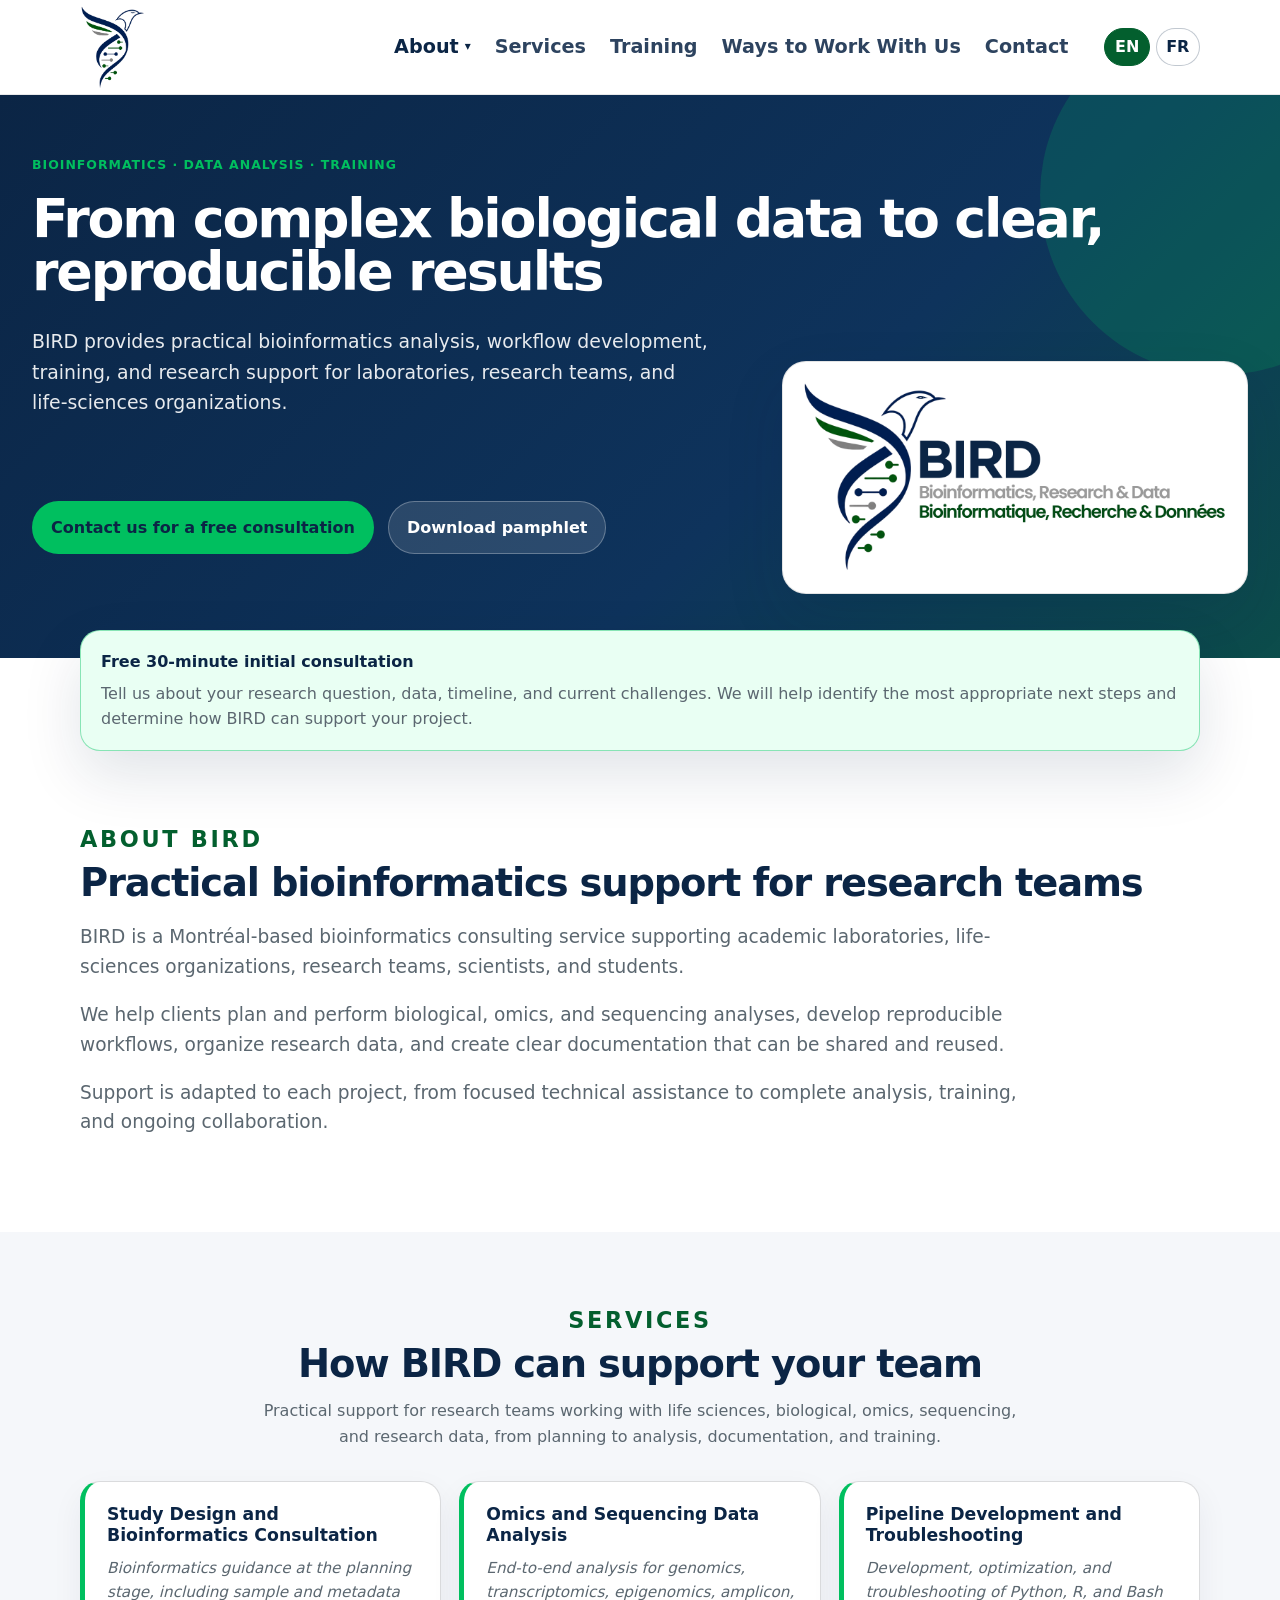
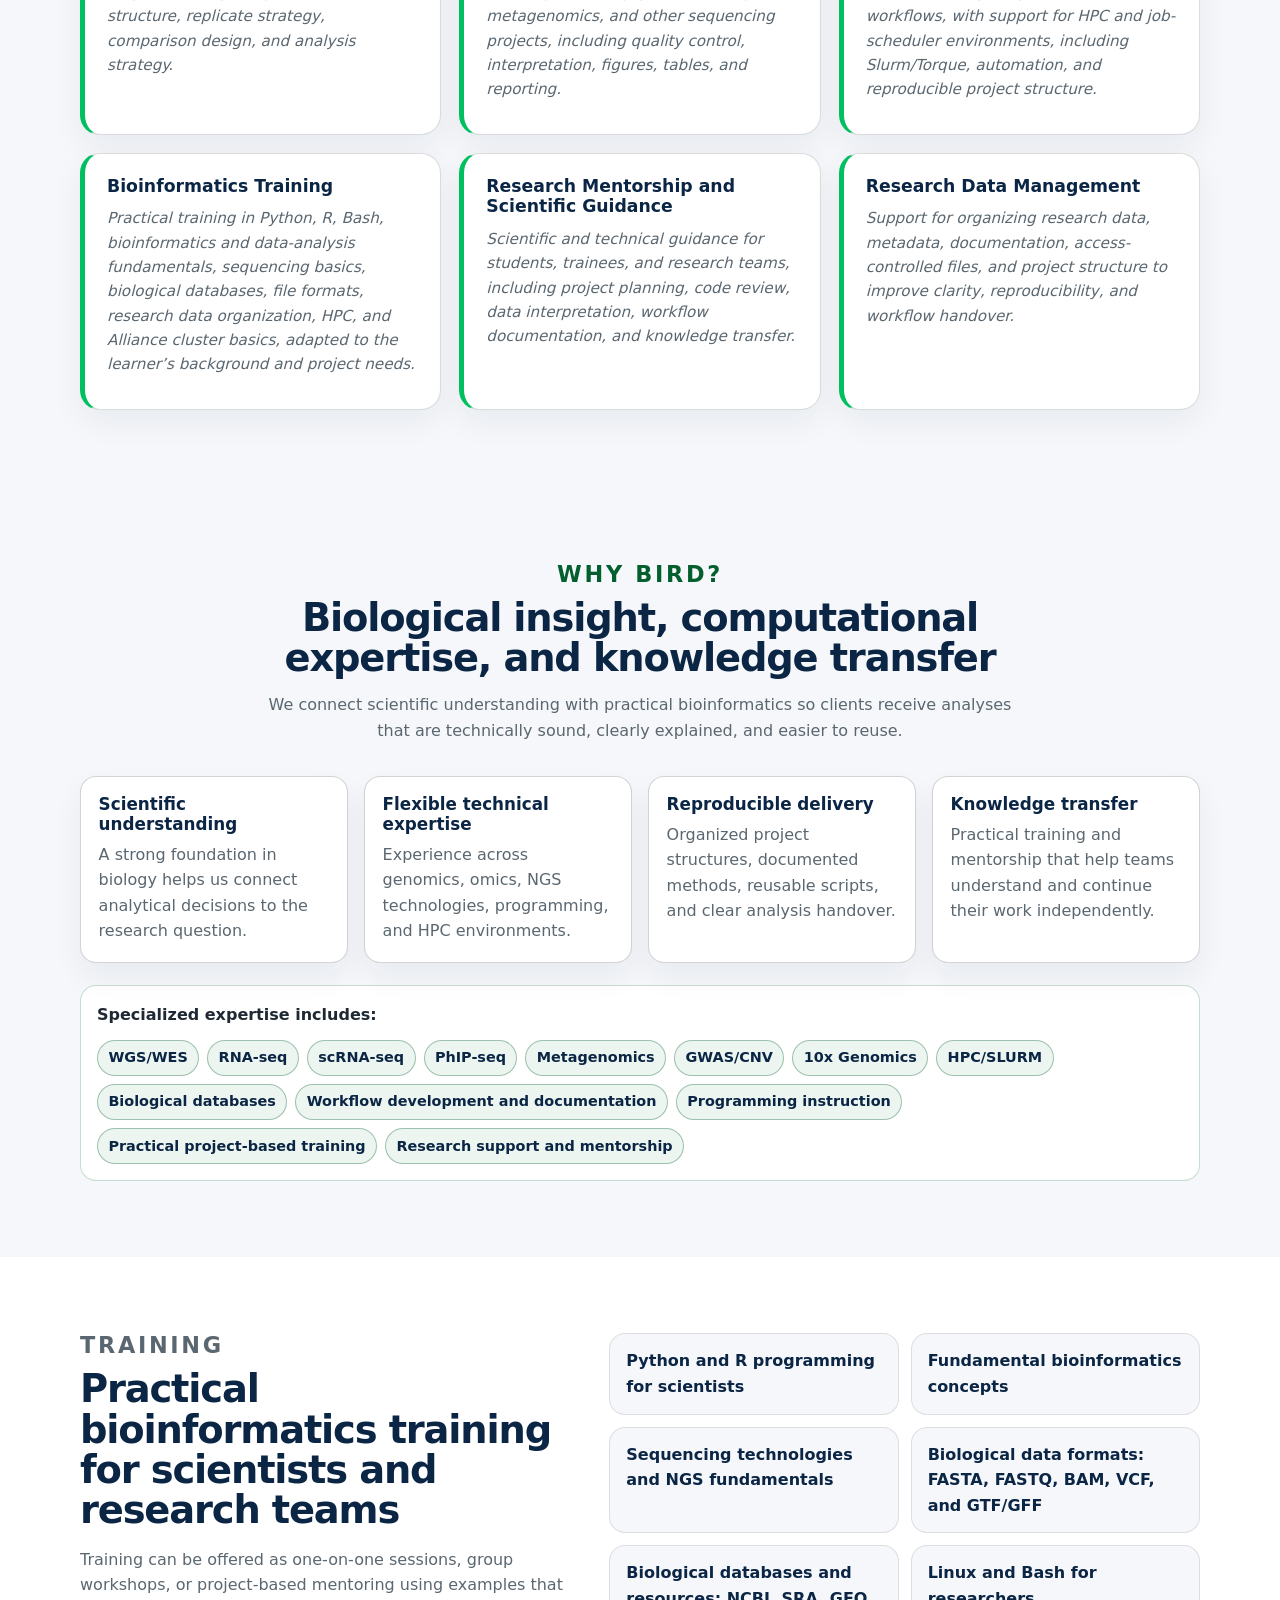
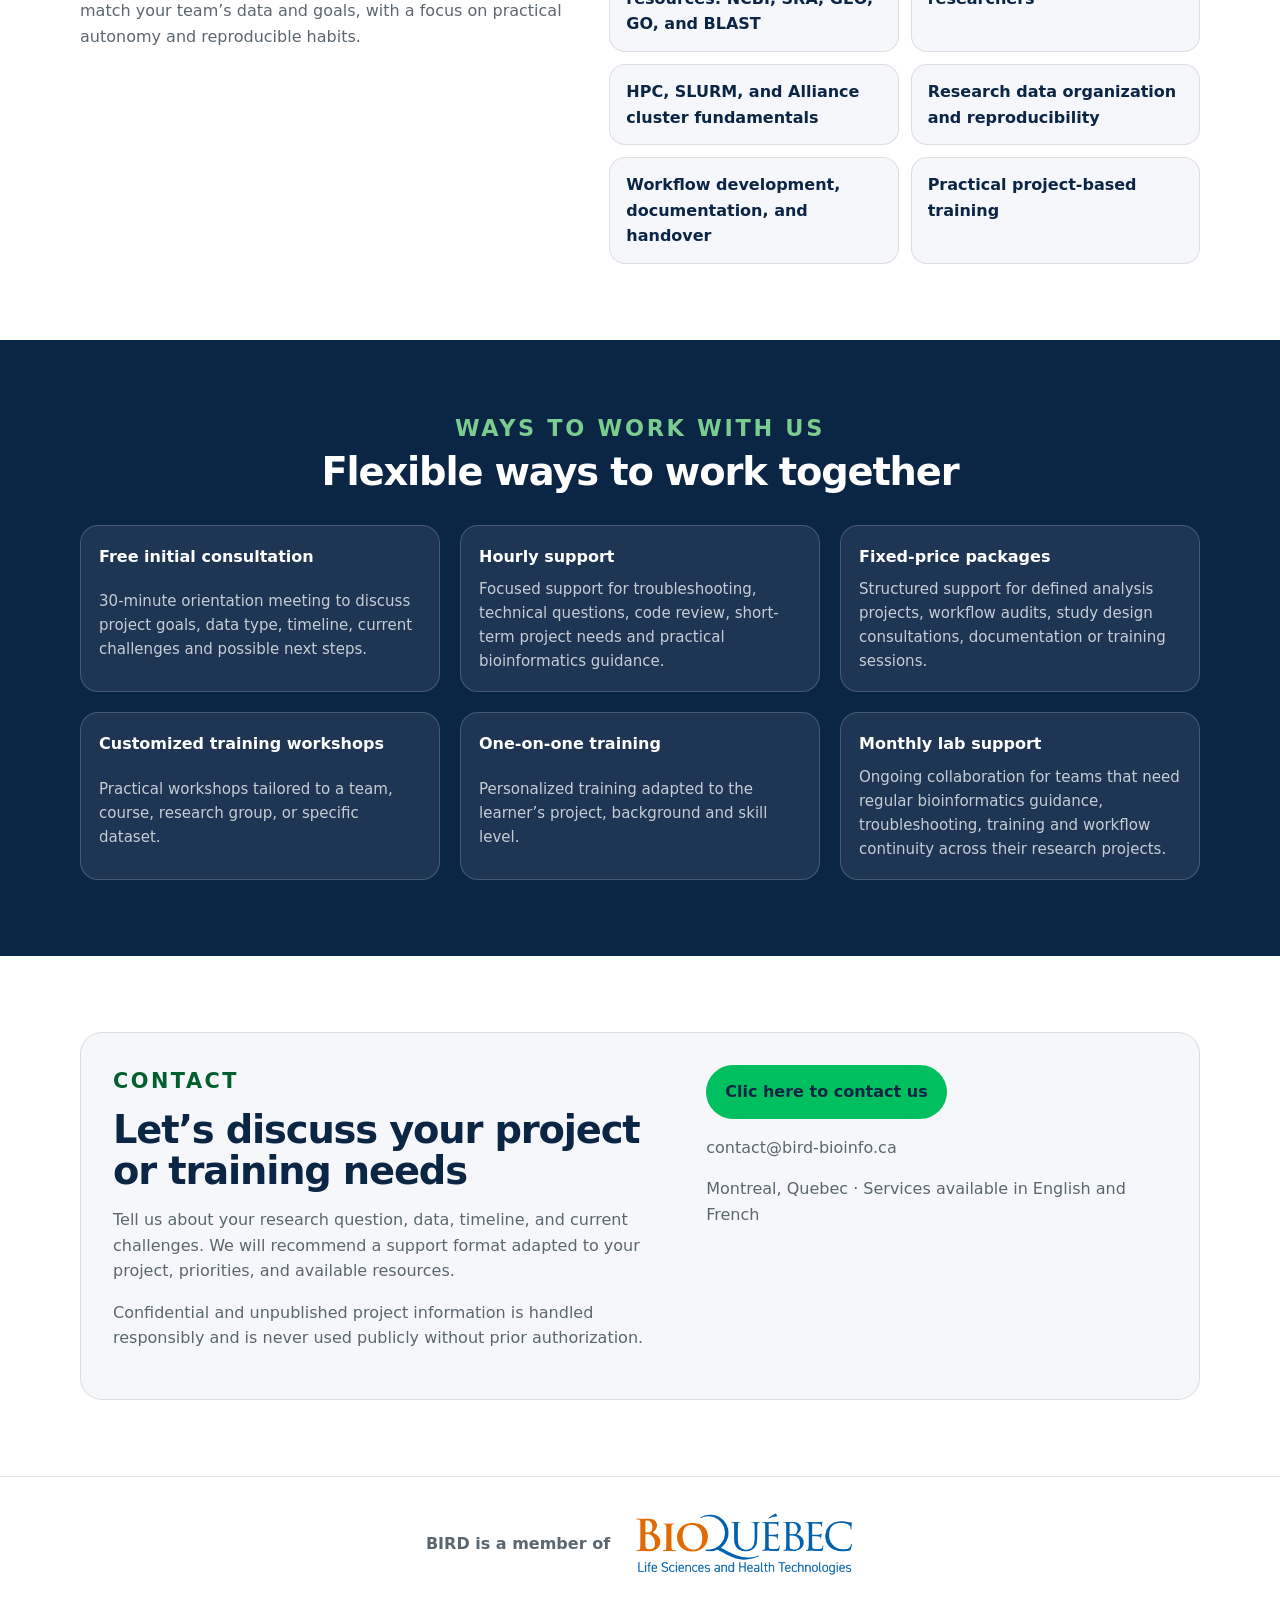
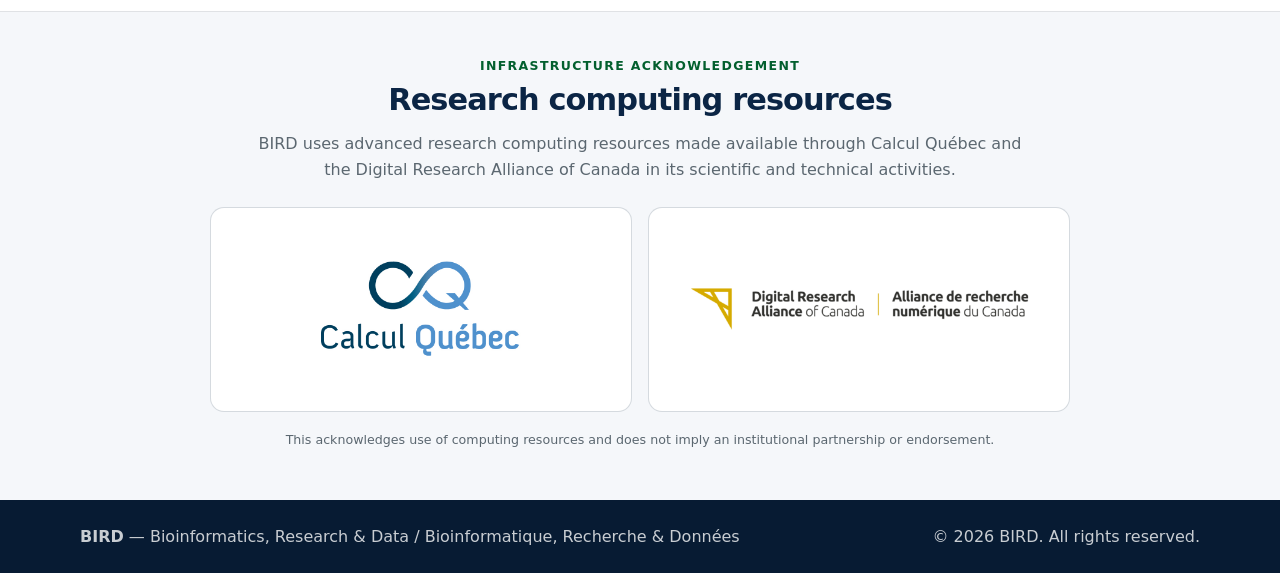
<file: index.html>
<!doctype html>
<html lang="en">
<head>
  <meta charset="utf-8">
  <meta name="viewport" content="width=device-width, initial-scale=1">
  <title>BIRD — Bioinformatics, Research & Data</title>
  <link rel="canonical" href="https://bird-bioinfo.ca/">
  <meta name="description" content="BIRD provides practical bioinformatics analysis, reproducible workflow development, training, knowledge transfer, and research support for laboratories and life-sciences teams.">
  <meta name="theme-color" content="#0B2545">
  <meta property="og:description" content="Bioinformatics support, omics and sequencing analysis, research data management, training, mentorship, and reproducible research workflows.">
  <meta property="og:type" content="website">
  <link rel="icon" href="assets/BIRD_L7_H.png" type="image/png">
  <link rel="stylesheet" href="./styles.css?v=20261027-5">
  <script src="./script.js?v=20260626-2" defer></script>
  
</head>
<body>
  <a class="skip-link" href="#main" data-i18n="skip">Skip to content</a>

  <header class="site-header">
    <nav class="nav container" aria-label="Main navigation">
      <a class="brand" href="#top" aria-label="BIRD home">
        <img src="assets/BIRD_L7_H.png" alt="BIRD" class="brand-logo">
      </a>
      <button class="nav-toggle" aria-expanded="false" aria-controls="nav-menu" data-i18n="menuButton">Menu</button>
      <ul id="nav-menu" class="nav-menu">

<li class="nav-dropdown">
  <button
    class="nav-dropdown-toggle"
    type="button"
    aria-expanded="false"
    aria-controls="about-submenu"
  >
    <span data-i18n="navAbout">About</span>
    <span class="dropdown-arrow" aria-hidden="true">▾</span>
  </button>

  <ul class="nav-submenu" id="about-submenu">
    <li>
      <a href="#about" data-i18n="navAboutOverview">
        About BIRD
      </a>
    </li>

    <li>
      <a href="#who-we-are" data-i18n="navWhoWeAre">
        Who we are
      </a>
    </li>
  </ul>
</li>

        <li><a href="#services" data-i18n="navServices">Services</a></li>
        <li><a href="#training" data-i18n="navTraining">Training</a></li>
        <li><a href="#formats" data-i18n="navFormats">Formats</a></li>
        <li><a href="#contact" data-i18n="navContact">Contact</a></li>
      </ul>
      <div class="language-switcher" aria-label="Language selection">
        <button type="button" data-lang-switch="en" aria-pressed="true">EN</button>
        <button type="button" data-lang-switch="fr" aria-pressed="false">FR</button>
      </div>
    </nav>
  </header>

  <main id="main">
    <section id="top" class="hero">
      <div class="container hero-grid">

        <div class="hero-copy">
          <p class="eyebrow" data-i18n="heroEyebrow">
            Bioinformatics · Data analysis · Training
          </p>

          <h1 data-i18n="heroTitle">
            From complex biological data to clear, reproducible results
          </h1>

          <p class="hero-lead" data-i18n="heroLead">
            BIRD provides practical bioinformatics analysis, workflow development,
            training, and research support for laboratories, research teams,
            and life-sciences organizations.
          </p>

          <div class="hero-actions" aria-label="Primary actions">
            <a
              class="btn btn-primary"
              href="https://docs.google.com/forms/d/e/1FAIpQLSfuAXVFjFJv3H0WsZqo8uDZnhdxnNh46y_9QAaL5hTwHJIWtw/viewform?usp=dialog"
              target="_blank"
              rel="noopener noreferrer"
              data-i18n="heroContactForm"
            >
              Contact us for a free consultation
            </a>

            <a
              class="btn btn-secondary"
              href="assets/BIRD_pamphlet_en.pdf"
              data-i18n="downloadPamphlet"
              data-pamphlet-download
              data-pamphlet-en="assets/BIRD_pamphlet_en.pdf"
              data-pamphlet-fr="assets/BIRD_pamphlet_fr.pdf"
            >
              Download pamphlet
            </a>
          </div>

          <p class="microcopy" data-copy-status hidden></p>
        </div>

        <aside class="hero-brand-panel" aria-label="BIRD identity and service summary">
          <img
            src="assets/BIRD_L7_title_L.png"
            alt="BIRD — Bioinformatics, Research & Data — Bioinformatique, Recherche & Données"
            class="hero-title-logo"
          >

<!-- 
          <div class="hero-summary">
            <h2 data-i18n="heroCardTitle">
              From study design to reproducible analysis
            </h2>
          </div>
 -->
        </aside>

      </div>
    </section>

    <section class="notice container" aria-label="Free consultation notice">
      <strong data-i18n="noticeStrong">Free 30-minute initial consultation</strong>
      <span data-i18n="noticeText">Tell us about your research question, data, timeline, and current challenges. We will help identify the most appropriate next steps and determine how BIRD can support your project.</span>
    </section>


<section id="about" class="section">
  <div class="container">
    <p class="eyebrow section-label-large" data-i18n="aboutLabel">
      About BIRD
    </p>

    <h2 data-i18n="aboutTitle">
      Practical bioinformatics support for research teams
    </h2>

    <p class="wide-text" data-i18n="aboutText">
      BIRD is a Montréal-based bioinformatics consulting service supporting
      academic laboratories, life-sciences organizations, research teams,
      scientists, and students.
    </p>

    <p class="wide-text" data-i18n="aboutText2">
      We help clients plan and perform biological, omics, and sequencing
      analyses, develop reproducible workflows, organize research data,
      and create clear documentation that can be shared and reused.
    </p>

    <p class="wide-text" data-i18n="aboutText3">
      Support is adapted to each project, from focused technical assistance
      to complete analysis, training, and ongoing collaboration.
    </p>
  </div>
</section>


<section
  id="who-we-are"
  class="section who-we-are-section"
  hidden
>
  <div class="container">
    <p class="eyebrow section-label-large" data-i18n="whoWeAreLabel">
      Who we are
    </p>

    <h2 data-i18n="whoWeAreTitle">
      Two bioinformaticians, one shared vision
    </h2>

    <p class="wide-text" data-i18n="whoWeAreText">
      BIRD brings together two bioinformaticians with more than 15 years
      of combined experience in biological research, genomics, programming,
      data analysis, scientific training, and knowledge transfer.
    </p>

    <p class="wide-text" data-i18n="whoWeAreText2">
      Our foundation in biology helps us understand the scientific questions
      behind each project, while our computational experience allows us to
      work across diverse genomic and next-generation sequencing technologies,
      data types, and research environments.
    </p>

    <p class="wide-text" data-i18n="whoWeAreText3">
      We created BIRD because we believe bioinformatics should be rigorous
      without being inaccessible. We work collaboratively, explain our
      decisions clearly, and provide clients with the knowledge and tools
      needed to understand their analyses and continue their work with
      greater confidence and independence.
    </p>
  </div>
</section>

    <section id="services" class="section section-soft">
      <div class="container">
        <div class="section-heading centered">
          <p class="eyebrow section-label-large" data-i18n="servicesLabel">Services</p>
          <h2 data-i18n="servicesTitle">How BIRD can support your team</h2>
          <p data-i18n="servicesIntro">Practical support for research teams working with life science, biological, omics, sequencing, and research data, from planning to analysis, documentation and training.</p>
        
        </div>

        <div class="cards-grid services-grid-six">
          <article class="service-card">
            <h3 data-i18n="s1Title">Study Design and Bioinformatics Consultation</h3>
            <p data-i18n="s1Text">Bioinformatics guidance at the planning stage, including sample and metadata structure, replicate strategy, comparison design and analysis strategy.</p>
          </article>

          <article class="service-card">
            <h3 data-i18n="s2Title">Omics and Sequencing Data Analysis</h3>
            <p data-i18n="s2Text">End-to-end analysis for genomics, transcriptomics, epigenomics, amplicon, metagenomics, and other sequencing projects, including quality control, interpretation, figures, tables, and reporting.</p>
          </article>

          <article class="service-card">
            <h3 data-i18n="s3Title">Pipeline Development and Troubleshooting</h3>
            <p data-i18n="s3Text">Development, optimization and troubleshooting of Python, R and Bash workflows, with support for HPC and job-scheduler environments, including Slurm/Torque, automation and reproducible project structure.</p>
          </article>

          <article class="service-card">
            <h3 data-i18n="s4Title">Bioinformatics Training</h3>
            <p data-i18n="s4Text">Practical training in Python, R, Bash, bioinformatics and data-analysis fundamentals, 
              sequencing basics, biological databases, 
              file formats, research data organization, 
              HPC and Alliance cluster basics, adapted to the learner’s background and project needs.</p>
          </article>

          <article class="service-card">
            <h3 data-i18n="s5Title">Research Mentorship and Scientific Guidance</h3>
            <p data-i18n="s5Text">Scientific and technical guidance for students, trainees and research teams, including project planning, code review, data interpretation, workflow documentation and knowledge transfer.</p>
          </article>

          <article class="service-card">
            <h3 data-i18n="s6Title">Research Data Management</h3>
            <p data-i18n="s6Text">Support for organizing research data, metadata, documentation, access-controlled files and project structure to improve clarity, reproducibility and workflow handover.</p>
          </article>
        </div>
      </div>
    </section>




    <section id="why" class="section section-soft">
      <div class="container">
        <div class="section-heading centered">
          <p class="eyebrow section-label-large" data-i18n="whyLabel">Why BIRD?</p>
          <h2 data-i18n="whyTitle">Biological insight, computational expertise, and knowledge transfer</h2>
          <p data-i18n="whyIntro">
            We connect scientific understanding with practical bioinformatics so clients receive analyses that are technically sound, clearly explained, and easier to reuse.
          </p>
        </div>

        <div class="credibility-grid">
          <article class="credibility-card">
            <h3 data-i18n="why1Title">Scientific understanding</h3>
            <p data-i18n="why1Text">A strong foundation in biology helps us connect analytical decisions to the research question.</p>
          </article>

          <article class="credibility-card">
            <h3 data-i18n="why2Title">Flexible technical expertise</h3>
            <p data-i18n="why2Text">Experience across genomics, omics, NGS technologies, programming, and HPC environments.</p>
          </article>

          <article class="credibility-card">
            <h3 data-i18n="why3Title">Reproducible delivery</h3>
            <p data-i18n="why3Text">Organized project structures, documented methods, reusable scripts, and clear analysis handover.</p>
          </article>

          <article class="credibility-card">
            <h3 data-i18n="why4Title">Knowledge transfer</h3>
            <p data-i18n="why4Text">Practical training and mentorship that help teams understand and continue their work independently.</p>
          </article>
        </div>

        <div class="expertise-strip">
          <strong data-i18n="expertiseTitle">Specialized expertise includes:</strong>
          <div class="tag-cloud" aria-label="Specialized expertise">
            <span data-i18n="expertiseTag1">WGS/WES</span>
            <span data-i18n="expertiseTag2">RNA-seq</span>
            <span data-i18n="expertiseTag3">scRNA-seq</span>
            <span data-i18n="expertiseTag4">PhIP-seq</span>
            <span data-i18n="expertiseTag5">Metagenomics</span>
            <span data-i18n="expertiseTag6">GWAS/CNV</span>
            <span data-i18n="expertiseTag7">10x Genomics</span>
            <span data-i18n="expertiseTag8">HPC/SLURM</span>
            <span data-i18n="expertiseTag9">Biological databases</span>
            <span data-i18n="expertiseTag10">Workflow development and documentation</span>
            <span data-i18n="expertiseTag11">Programming instruction</span>
            <span data-i18n="expertiseTag12">Practical project-based training</span>
            <span data-i18n="expertiseTag13">Research support and mentorship</span>
          </div>
        </div>
      </div>
    </section>

    <section id="training" class="section container">
      <div class="split">
        <div>
          <p class="eyebrow section-label-large" data-i18n="trainingLabel">Training</p>
          <h2 data-i18n="trainingTitle">Practical bioinformatics training for scientists and research teams</h2>
          <p data-i18n="trainingText">Training can be offered as one-on-one sessions, group workshops, or project-based mentoring using examples that match your team’s data and goals.</p>
        </div>
        <ul class="topic-list" aria-label="Training topics">
          <li data-i18n="t1">Python and R programming for scientists</li>
          <li data-i18n="t2">Fundamental bioinformatics concepts</li>
          <li data-i18n="t3">Sequencing technologies and NGS fundamentals</li>
          <li data-i18n="t4">Biological data formats: FASTA, FASTQ, BAM, VCF, and GTF/GFF</li>
          <li data-i18n="t5">Biological databases and resources: NCBI, SRA, GEO, GO, and BLAST</li>
          <li data-i18n="t6">Linux and Bash for researchers</li>
          <li data-i18n="t7">HPC, SLURM, and Alliance cluster fundamentals</li>
          <li data-i18n="t8">Research data organization and reproducibility</li>
          <li data-i18n="t9">Workflow development, documentation, and handover</li>
          <li data-i18n="t10">Practical project-based training</li>
        </ul>


      </div>
    </section>

    <section id="formats" class="section section-dark">
      <div class="container">
        <div class="section-heading centered">
          <p class="eyebrow section-label-large" data-i18n="formatsLabel">Ways to Work With Us</p>
          <h2 data-i18n="formatsTitle">Flexible ways to work together</h2>
        </div>
        <div class="format-grid">
          <div><strong data-i18n="f1Title">Free initial consultation</strong><span data-i18n="f1Text">30-minute orientation meeting to discuss project goals, data type, timeline, current challenges and possible next steps.</span></div>
          <div><strong data-i18n="f2Title">Hourly support</strong><span data-i18n="f2Text">Focused support for troubleshooting, technical questions, code review, short-term project needs and practical bioinformatics guidance.</span></div>
          <div><strong data-i18n="f3Title">Fixed-price packages</strong><span data-i18n="f3Text">Structured support for defined analysis projects, workflow audits, study design consultations, documentation or training sessions.</span></div>
          <div><strong data-i18n="f4Title">Customized workshops</strong><span data-i18n="f4Text">Practical workshops tailored to a team, course, research group or specific dataset.</span></div>
          <div><strong data-i18n="f5Title">One-on-one training</strong><span data-i18n="f5Text">Personalized training adapted to the learner’s project, background and skill level.</span></div>
          <div><strong data-i18n="f6Title">Monthly lab support</strong><span data-i18n="f6Text">Ongoing collaboration for teams that need regular bioinformatics guidance, troubleshooting, training and workflow continuity across their research projects.</span></div>
        </div>
      </div>
    </section>

    <section id="contact" class="section container contact-section">
      <div class="contact-card">
        <div>
          <p class="eyebrow" data-i18n="contactLabel">Contact</p>
          <h2 data-i18n="contactTitle">Let’s discuss your project or training needs</h2>
          <p data-i18n="contactText">Tell us about your research question, data, timeline, and current challenges. We will recommend a support format adapted to your project, priorities, and available resources.</p>
          <p class="contact-confidentiality" data-i18n="contactConfidentiality">Confidential and unpublished project information is handled responsibly and is never used publicly without prior authorization.</p>
        </div>
        <div class="contact-actions">
        <!--  <button class="btn btn-primary copy-email-btn" type="button" data-copy-email="contact@bird-bioinfo.ca" data-i18n="contactCopy">Email address</button> -->
        <a
          class="btn btn-primary"
          href="https://docs.google.com/forms/d/e/1FAIpQLSfuAXVFjFJv3H0WsZqo8uDZnhdxnNh46y_9QAaL5hTwHJIWtw/viewform?usp=dialog"
          target="_blank"
          rel="noopener noreferrer"
          data-i18n="contactForm"
        >
          Contact us
        </a>
          
         <!--    <a class="btn btn-secondary" href="assets/BIRD_pamphlet_en.pdf" data-i18n="downloadPamphlet" data-pamphlet-download data-pamphlet-en="assets/BIRD_pamphlet_en.pdf" data-pamphlet-fr="assets/BIRD_pamphlet_fr.pdf">Download pamphlet</a> -->
          <p class="location">contact@bird-bioinfo.ca</p>
          <p class="location" data-i18n="location">Montréal, Québec · Services available in English and French</p>
          <p class="microcopy" data-copy-status hidden></p>
        </div>
      </div>
    </section>
    
    
    
    <section class="membership-section" aria-label="Professional membership">
  <div class="container membership-content">
    <p class="membership-label" data-i18n="membershipLabel">
      BIRD is a member of
    </p>

    <a
      href="https://bioquebec.com/"
      target="_blank"
      rel="noopener noreferrer"
      class="membership-link"
      aria-label="BIRD is a member of BIOQuébec"
    >
      <img
  		  src="assets/BIOQuebec_logo_en.png"
		  alt="BIOQuébec"
		  class="bioquebec-logo"
		  data-bioquebec-logo
		  data-logo-en="assets/BIOQuebec_logo_en.png"
		  data-logo-fr="assets/BIOQuebec_logo_fr.png"
		>
    </a>
  </div>
</section>



    <!-- Infrastructure acknowledgement: distinct from professional membership and sponsorship. -->
    <section id="research-infrastructure" class="infrastructure-section" aria-labelledby="infrastructure-heading">
      <div class="container infrastructure-content">
        <p class="infrastructure-kicker" data-i18n="infrastructureLabel">Infrastructure acknowledgement</p>
        <h2 id="infrastructure-heading" data-i18n="infrastructureTitle">Research computing resources</h2>
        <p class="infrastructure-description" data-i18n="infrastructureText">
          BIRD uses advanced research computing resources made available through Calcul Québec and the Digital Research Alliance of Canada in its scientific and technical activities.
        </p>
        <div class="infrastructure-providers" aria-label="Research computing resource providers">
          <a class="infrastructure-provider infrastructure-provider-cq" href="https://www.calculquebec.ca/"
             target="_blank" rel="noopener noreferrer" aria-label="Visit Calcul Québec">
            <img class="infrastructure-logo infrastructure-logo-cq" src="assets/CalculQuebec_logo.jpg"
                 alt="Calcul Québec" loading="lazy" decoding="async">
          </a>
          <a class="infrastructure-provider infrastructure-provider-alliance" href="https://alliancecan.ca/en"
             target="_blank" rel="noopener noreferrer" aria-label="Visit the Digital Research Alliance of Canada">
            <img class="infrastructure-logo infrastructure-logo-alliance" src="assets/Alliance_logo_web.png"
                 alt="Digital Research Alliance of Canada / Alliance de recherche numérique du Canada"
                 loading="lazy" decoding="async">
          </a>
        </div>
        <p class="infrastructure-disclaimer" data-i18n="infrastructureNote">
          This acknowledges use of computing resources and does not imply an institutional partnership or endorsement.
        </p>
      </div>
    </section>



  </main>

  <footer class="site-footer">
    <div class="container footer-grid">
      <p><strong>BIRD</strong> — Bioinformatics, Research & Data / Bioinformatique, Recherche & Données</p>
      <p>© <span id="year"></span> BIRD. <span data-i18n="footerRights">All rights reserved.</span></p>
    </div>
  </footer>

  <script>
    (function () {
      const translations = {
        en: {
            // heroLead: 'Practical bioinformatics, data analysis, research data organization, training, and reproducible workflow support for laboratories and life sciences teams.',
            // s4Text: 'Practical training in Python, R, Bash, bioinformatics fundamentals, sequencing basics, biological databases, file formats, research data organization, HPC and Alliance cluster basics, adapted to the learner’s background and project needs.',
            // s4Title: 'Customized training workshops for Scientists & Research Teams',
            // s4Title: 'Training for biologists and other life scientists & your research Teams',
            // s4Title: 'Training for biologists and other life scientists & your research Teams',
            // servicesIntro: 'Practical support for research teams working with biological data, from planning to analysis, documentation and training.',
            // trainingTitle: 'Capacity building for biologists and research teams',
            // why3Text: 'Practical teaching and mentorship for biologists, students, research staff, and interdisciplinary teams.',
            // whyIntro: 'BIRD combines technical bioinformatics expertise with patient guidance, practical training and clear documentation so teams can understand, reproduce, and continue their analyses with confidence.',
            // whyTitle: 'Senior expertise with a human-centered approach',
            aboutLabel: 'About BIRD',
            aboutTitle: 'Practical bioinformatics support for research teams',
            aboutText: 'BIRD is a Montréal-based bioinformatics consulting service supporting academic laboratories, life-sciences organizations, research teams, scientists, and students.',
            aboutText2: 'We help clients plan and perform biological, omics, and sequencing analyses, develop reproducible workflows, organize research data, and create clear documentation that can be shared and reused.',
            aboutText3: 'Support is adapted to each project, from focused technical assistance to complete analysis, training, and ongoing collaboration.',
            brandSubtitle: 'Bioinformatics, Research & Data',
            contactCopy: 'Email address',
            contactForm: 'Clic here to contact us',
            contactLabel: 'Contact',
            contactText: 'Tell us about your research question, data, timeline, and current challenges. We will recommend a support format adapted to your project, priorities, and available resources.',
            contactConfidentiality: 'Confidential and unpublished project information is handled responsibly and is never used publicly without prior authorization.',
            contactTitle: 'Let’s discuss your project or training needs',
            copied: 'Email copied:',
            downloadPamphlet: 'Download pamphlet',
            emailFallback: 'Email:',

			expertiseTag1: 'WGS/WES',
            expertiseTag2: 'RNA-seq',
            expertiseTag3: 'scRNA-seq',
            expertiseTag4: 'PhIP-seq',
            expertiseTag5: 'Metagenomics',
            expertiseTag6: 'GWAS/CNV',
            expertiseTag7: '10x Genomics',
            expertiseTag8: 'HPC/SLURM',
            expertiseTag9: 'Biological databases',
            expertiseTag10: 'Workflow development and documentation',
            expertiseTag11: 'Programming instruction',
            expertiseTag12: 'Practical project-based training',
            expertiseTag13: 'Research support and mentorship',

            expertiseTitle: 'Specialized expertise includes:',
            f1Text: '30-minute orientation meeting to discuss project goals, data type, timeline, current challenges and possible next steps.',
            f1Title: 'Free initial consultation',
            f2Text: 'Focused support for troubleshooting, technical questions, code review, short-term project needs and practical bioinformatics guidance.',
            f2Title: 'Hourly support',
            f3Text: 'Structured support for defined analysis projects, workflow audits, study design consultations, documentation or training sessions.',
            f3Title: 'Fixed-price packages',
            f4Text: 'Practical workshops tailored to a team, course, research group, or specific dataset.',
            f4Title: 'Customized training workshops',
            f5Text: 'Personalized training adapted to the learner’s project, background and skill level.',
            f5Title: 'One-on-one training',
            f6Text: 'Ongoing collaboration for teams that need regular bioinformatics guidance, troubleshooting, training and workflow continuity across their research projects.',
            f6Title: 'Monthly lab support',
            footerRights: 'All rights reserved.',
            formatsLabel: 'Ways to Work With Us',
            formatsTitle: 'Flexible ways to work together',
            heroCardText: 'Bioinformatics consultation, workflow development, training, troubleshooting, documentation, and scientific mentorship.',
            heroCardTitle: 'From study design to reproducible analysis',
            heroContactForm: 'Contact us for a free consultation',
            heroCopyEmail: 'Email us for a free consultation session',
            heroExplore: 'Explore services',
            heroEyebrow: 'Bioinformatics · Data analysis · Training',
            heroLead: 'BIRD provides practical bioinformatics analysis, workflow development, training, and research support for laboratories, research teams, and life-sciences organizations.',
            heroMicrocopy: 'Free 30-minute initial consultation available for new projects.',
            heroTitle: 'From complex biological data to clear, reproducible results',
            location: 'Montreal, Quebec · Services available in English and French',
            menuButton: 'Menu',
            navAbout: 'About',
			navAboutOverview: 'About BIRD',
			navWhoWeAre: 'Who we are',

			whoWeAreLabel: 'Who we are',
            whoWeAreTitle: 'Two bioinformaticians, one shared vision',
            whoWeAreText: 'BIRD brings together two bioinformaticians with more than 15 years of combined experience in biological research, genomics, programming, data analysis, scientific training, and knowledge transfer.',
            whoWeAreText2: 'Our foundation in biology helps us understand the scientific questions behind each project, while our computational experience allows us to work across diverse genomic and next-generation sequencing technologies, data types, and research environments.',
            whoWeAreText3: 'We created BIRD because we believe bioinformatics should be rigorous without being inaccessible. We work collaboratively, explain our decisions clearly, and provide clients with the knowledge and tools needed to understand their analyses and continue their work with greater confidence and independence.',
            navContact: 'Contact',
            navFormats: 'Ways to Work With Us',
            navServices: 'Services',
            navTraining: 'Training',
            noticeStrong: 'Free 30-minute initial consultation',
            noticeText: 'Tell us about your research question, data, timeline, and current challenges. We will help identify the most appropriate next steps and determine how BIRD can support your project.',
            s1Text: 'Bioinformatics guidance at the planning stage, including sample and metadata structure, replicate strategy, comparison design, and analysis strategy.',
            s1Title: 'Study Design and Bioinformatics Consultation',
            s2Text: 'End-to-end analysis for genomics, transcriptomics, epigenomics, amplicon, metagenomics, and other sequencing projects, including quality control, interpretation, figures, tables, and reporting.',
            s2Title: 'Omics and Sequencing Data Analysis',
            s3Text: 'Development, optimization, and troubleshooting of Python, R, and Bash workflows, with support for HPC and job-scheduler environments, including Slurm/Torque, automation, and reproducible project structure.',s3Title: 'Pipeline Development and Troubleshooting',
            s4Text: 'Practical training in Python, R, Bash, bioinformatics and data-analysis fundamentals, sequencing basics, biological databases, file formats, research data organization, HPC, and Alliance cluster basics, adapted to the learner’s background and project needs.',
            s4Title: 'Bioinformatics Training',
            s5Text: 'Scientific and technical guidance for students, trainees, and research teams, including project planning, code review, data interpretation, workflow documentation, and knowledge transfer.',
            s5Title: 'Research Mentorship and Scientific Guidance',
            s6Text: 'Support for organizing research data, metadata, documentation, access-controlled files, and project structure to improve clarity, reproducibility, and workflow handover.',
            s6Title: 'Research Data Management',
            servicesIntro: 'Practical support for research teams working with life sciences, biological, omics, sequencing, and research data, from planning to analysis, documentation, and training.',
            servicesLabel: 'Services',
            servicesTitle: 'How BIRD can support your team',
            skip: 'Skip to content',

			t1: 'Python and R programming for scientists',
            t2: 'Fundamental bioinformatics concepts',
            t3: 'Sequencing technologies and NGS fundamentals',
            t4: 'Biological data formats: FASTA, FASTQ, BAM, VCF, and GTF/GFF',
            t5: 'Biological databases and resources: NCBI, SRA, GEO, GO, and BLAST',
            t6: 'Linux and Bash for researchers',
            t7: 'HPC, SLURM, and Alliance cluster fundamentals',
            t8: 'Research data organization and reproducibility',
            t9: 'Workflow development, documentation, and handover',
            t10: 'Practical project-based training',

            trainingLabel: 'Training',
            trainingText: 'Training can be offered as one-on-one sessions, group workshops, or project-based mentoring using examples that match your team’s data and goals, with a focus on practical autonomy and reproducible habits.',
            trainingTitle: 'Practical bioinformatics training for scientists and research teams',
            why1Text: 'A strong foundation in biology helps us connect analytical decisions to the research question.',
            why1Title: 'Scientific understanding',
            why2Text: 'Experience across genomics, omics, NGS technologies, programming, and HPC environments.',
            why2Title: 'Flexible technical expertise',
            why3Text: 'Organized project structures, documented methods, reusable scripts, and clear analysis handover.',
            why3Title: 'Reproducible delivery',
            why4Text: 'Practical training and mentorship that help teams understand and continue their work independently.',
            why4Title: 'Knowledge transfer',
            whyIntro: 'We connect scientific understanding with practical bioinformatics so clients receive analyses that are technically sound, clearly explained, and easier to reuse.',
            whyLabel: 'Why BIRD?',
            whyTitle: 'Biological insight, computational expertise, and knowledge transfer',
            withBirdLabel: 'With BIRD',
            
            infrastructureLabel: 'Infrastructure acknowledgement',
            infrastructureTitle: 'Research computing resources',
            infrastructureText: 'BIRD uses advanced research computing resources made available through Calcul Québec and the Digital Research Alliance of Canada in its scientific and technical activities.',
            infrastructureAllianceName: 'Digital Research Alliance of Canada',
            infrastructureNote: 'This acknowledges use of computing resources and does not imply an institutional partnership or endorsement.',
            membershipLabel: 'BIRD is a member of',
            

        },

     fr: {
          navFormats: 'Modalités',
		  navAbout: 'À propos',
navAboutOverview: 'À propos de BIRD',
navWhoWeAre: 'Qui sommes-nous',

whoWeAreLabel: 'Qui sommes-nous',
          whoWeAreTitle: 'Deux bioinformaticiennes, une vision commune',
          whoWeAreText: 'BIRD réunit deux bioinformaticiennes cumulant plus de 15 années d’expérience en recherche biologique, en génomique, en programmation, en analyse de données, en formation scientifique et en transfert de connaissances.',
          whoWeAreText2: 'Notre formation en biologie nous aide à comprendre les questions scientifiques propres à chaque projet, tandis que notre expérience en informatique nous permet de travailler avec diverses technologies génomiques et de séquençage de nouvelle génération, différents types de données et plusieurs environnements de recherche.',
          whoWeAreText3: 'Nous avons créé BIRD parce que nous croyons que la bioinformatique peut être rigoureuse sans être inaccessible. Nous travaillons en collaboration avec nos clients, expliquons clairement nos choix et leur transmettons les connaissances et les outils nécessaires pour comprendre leurs analyses et poursuivre leurs travaux avec davantage de confiance et d’autonomie.',
          aboutLabel: 'À propos de BIRD',
          aboutTitle: 'Un soutien bioinformatique pratique pour les équipes de recherche',
          aboutText: 'BIRD est un service montréalais de consultation en bioinformatique qui accompagne les laboratoires universitaires, les organisations en sciences de la vie, les équipes de recherche, les scientifiques et les étudiants.',
          aboutText2: 'Nous aidons nos clients à planifier et à réaliser des analyses biologiques, omiques et de séquençage, à développer des flux de travail reproductibles, à organiser leurs données de recherche et à créer une documentation claire pouvant être partagée et réutilisée.',
          aboutText3: 'Notre soutien est adapté à chaque projet, qu’il s’agisse d’une assistance technique ciblée, d’une analyse complète, de formation ou d’une collaboration continue.',
          brandSubtitle: 'Bioinformatique, Recherche & Données',
          contactCopy: 'Adresse courriel',
          contactForm: 'Cliquez pour nous joindre',
          contactLabel: 'Contact',
          contactText: 'Présentez-nous votre question de recherche, vos données, votre échéancier et vos défis actuels. Nous vous proposerons une formule de soutien adaptée à votre projet, à vos priorités et à vos ressources.',
          contactConfidentiality: 'Les renseignements confidentiels et les détails de projets non publiés sont traités de façon responsable et ne sont jamais utilisés publiquement sans autorisation préalable.',
          contactTitle: 'Discutons de votre projet ou de vos besoins de formation',
          copied: 'Courriel copié :',
          downloadPamphlet: 'Télécharger le dépliant',
          emailFallback: 'Courriel :',
          
		  expertiseTag1: 'WGS/WES',
          expertiseTag2: 'RNA-seq',
          expertiseTag3: 'scRNA-seq',
          expertiseTag4: 'PhIP-seq',
          expertiseTag5: 'Métagénomique',
          expertiseTag6: 'GWAS/CNV',
          expertiseTag7: '10x Genomics',
          expertiseTag8: 'HPC/SLURM',
          expertiseTag9: 'Bases de données biologiques',
          expertiseTag10: 'Développement et documentation des flux de travail',
          expertiseTag11: 'Enseignement de la programmation',
          expertiseTag12: 'Formation pratique basée sur des projets',
          expertiseTag13: 'Accompagnement et mentorat en recherche',

          expertiseTitle: 'Expertises spécialisées :',
          f1Text: 'Rencontre d’orientation de 30 minutes pour discuter des objectifs du projet, du type de données, de l’échéancier, des défis actuels et des prochaines étapes possibles.',
          f1Title: 'Consultation initiale gratuite',
          f2Text: 'Soutien ciblé pour le dépannage, les questions techniques, la révision de code, les besoins à court terme et l’accompagnement bioinformatique pratique.',
          f2Title: 'Soutien horaire',
          f3Text: 'Soutien structuré pour les projets d’analyse définis, les audits de flux de travail, les consultations en conception d’étude, la documentation ou les séances de formation.',
          f3Title: 'Forfaits à prix fixe',
          f4Text: 'Ateliers pratiques adaptés à une équipe, un cours, un groupe de recherche ou un jeu de données précis.',
          f4Title: 'Ateliers de formation personnalisés',
          f5Text: 'Formation personnalisée adaptée au projet, au profil et au niveau de compétence de la personne apprenante.',
          f5Title: 'Formation individuelle',
          f6Text: 'Collaboration continue pour les équipes qui ont besoin d’un accompagnement bioinformatique régulier, de dépannage, de formation et de continuité des flux de travail dans leurs projets de recherche.',
          f6Title: 'Soutien mensuel aux laboratoires',
          footerRights: 'Tous droits réservés.',
          formatsLabel: 'Modalités de collaboration',
          formatsTitle: 'Des façons flexibles de collaborer',
          heroCardText: 'Consultation en bioinformatique, développement de flux de travail, formation, dépannage, documentation et mentorat scientifique.',
          heroCardTitle: 'De la conception d’étude à l’analyse reproductible',
          heroContactForm: 'Nous joindre pour une consultation gratuite',
          heroCopyEmail: 'Écrivez-nous pour une consultation gratuite',
          heroExplore: 'Explorer les services',
          heroEyebrow: 'Bioinformatics · Data analysis · Training',
          heroLead: 'BIRD offre des services pratiques d’analyse bioinformatique, de développement de flux de travail, de formation et d’accompagnement en recherche aux laboratoires, aux équipes de recherche et aux organisations en sciences de la vie.',
          heroMicrocopy: 'Consultation initiale gratuite de 30 minutes offerte pour les nouveaux projets.',
          heroTitle: 'Des données biologiques complexes aux résultats clairs et reproductibles',
          location: 'Montréal, Québec · Services disponibles en français et en anglais',
          menuButton: 'Menu',
          navContact: 'Contact',
          navFormats: 'Modalités',
          navServices: 'Services',
          navTraining: 'Formation',
          noticeStrong: 'Consultation initiale gratuite de 30 minutes',
          noticeText: 'Présentez-nous votre question de recherche, vos données, votre échéancier et vos défis actuels. Nous vous aiderons à déterminer les prochaines étapes les plus appropriées et la manière dont BIRD peut soutenir votre projet.',
          s1Text: 'Accompagnement bioinformatique à l’étape de planification, incluant la structure des échantillons et des métadonnées, la stratégie de réplicats, la conception des comparaisons et la stratégie d’analyse.',
          s1Title: 'Conception d’étude et consultation en bioinformatique',
          s2Text: 'Analyse de bout en bout pour les projets de génomique, de transcriptomique, d’épigénomique, d’amplicons, de métagénomique et d’autres projets de séquençage, incluant le contrôle qualité, l’interprétation, les figures, les tableaux et les rapports.',
          s2Title: 'Analyse de données omiques et de séquençage',
          s3Text: 'Développement, optimisation et dépannage de flux de travail en Python, R et Bash, avec soutien pour les environnements HPC et les gestionnaires de tâches, incluant Slurm/Torque, l’automatisation et la structuration reproductible des projets.',
          s3Title: 'Développement de pipelines et dépannage',
          // s4Text: 'Formation pratique en Python, R, Bash, concepts fondamentaux de bioinformatique et d’analyse de données, bases du séquençage, bases de données biologiques, formats de fichiers, organisation des données de recherche, HPC et bases des grappes de calcul de l’Alliance, adaptée au profil de la personne apprenante et aux besoins du projet.',
          s4Text: 'Formation pratique en Python, R, Bash, concepts fondamentaux de bioinformatique et d’analyse de données, bases du séquençage, bases de données biologiques, formats de fichiers, organisation des données de recherche, HPC et notions de base sur les grappes de calcul de l’Alliance, adaptée au profil de la personne apprenante et aux besoins du projet.',
          s4Title: 'Formation en bioinformatique',
          s5Text: 'Accompagnement scientifique et technique pour les étudiants, stagiaires et équipes de recherche, incluant la planification de projet, la révision de code, l’interprétation des données, la documentation des flux de travail et le transfert de connaissances.',
          s5Title: 'Mentorat en recherche et accompagnement scientifique',
          s6Text: 'Soutien à l’organisation des données de recherche, des métadonnées, de la documentation, des fichiers à accès contrôlé et de la structure des projets afin d’améliorer la clarté, la reproductibilité et le transfert des flux de travail.',
          s6Title: 'Gestion des données de recherche',
          servicesIntro: 'Soutien pratique pour les équipes de recherche travaillant avec des données en sciences de la vie, biologiques, omiques, de séquençage et de recherche, de la planification à l’analyse, à la documentation et à la formation.',
          servicesLabel: 'Services',
          servicesTitle: 'Comment BIRD peut soutenir votre équipe',
          skip: 'Aller au contenu',

		  t1: 'Programmation en Python et R pour les scientifiques',
          t2: 'Concepts fondamentaux de la bioinformatique',
          t3: 'Technologies de séquençage et notions fondamentales du NGS',
          t4: 'Formats de données biologiques : FASTA, FASTQ, BAM, VCF et GTF/GFF',
          t5: 'Bases de données et ressources biologiques : NCBI, SRA, GEO, GO et BLAST',
          t6: 'Linux et Bash pour les chercheurs',
          t7: 'Notions fondamentales du HPC, de SLURM et des grappes de l’Alliance',
          t8: 'Organisation des données de recherche et reproductibilité',
          t9: 'Développement, documentation et transfert des flux de travail',
          t10: 'Formation pratique basée sur des projets',

          trainingLabel: 'Formation',
          trainingText: 'La formation peut être offerte sous forme de séances individuelles, d’ateliers de groupe ou de mentorat basé sur un projet, avec des exemples adaptés aux données et aux objectifs de votre équipe, et un accent sur l’autonomie pratique et les habitudes reproductibles.',
          trainingTitle: 'Formation pratique en bioinformatique pour les scientifiques et les équipes de recherche',
          why1Text: 'Notre solide formation en biologie nous aide à relier les décisions analytiques à la question de recherche.',
          // why1Title: 'Expérience senior en bioinformatique',
          why1Title: 'Compréhension scientifique',
          why2Text: 'Expérience en génomique, en omique, avec les technologies NGS, la programmation et les environnements HPC.',
          why2Title: 'Expertise technique flexible',
          why3Text: 'Structures de projet organisées, méthodes documentées, scripts réutilisables et transfert clair des analyses.',
          why3Title: 'Livrables reproductibles',
          why4Text: 'Formation pratique et mentorat pour aider les équipes à comprendre et à poursuivre leur travail de manière autonome.',
          why4Title: 'Transfert de connaissances',
          whyIntro: 'Nous relions la compréhension scientifique à la bioinformatique pratique afin d’offrir des analyses solides, clairement expliquées et plus faciles à réutiliser.',
          whyLabel: 'Pourquoi BIRD ?',
          whyTitle: 'Compréhension biologique, expertise informatique et transfert de connaissances',
          // whyTitle: 'Une expertise senior pour des analyses claires et reproductibles',
          withBirdLabel: 'Avec BIRD',
          infrastructureLabel: 'Remerciements pour les ressources informatiques',
          infrastructureTitle: 'Ressources de calcul pour la recherche',
          infrastructureText: 'BIRD utilise des ressources de calcul informatique de pointe mises à disposition par Calcul Québec et l’Alliance de recherche numérique du Canada dans le cadre de ses activités scientifiques et techniques.',
          infrastructureAllianceName: 'Alliance de recherche numérique du Canada',
          infrastructureNote: 'Cette mention reconnaît l’utilisation des ressources informatiques et n’implique aucun partenariat institutionnel ni soutien officiel.',
          membershipLabel: 'BIRD est membre de',

          }

      };

      let currentLang = localStorage.getItem('birdLanguage') || 'en';

      const fallbackCopy = function (text) {
        const textarea = document.createElement('textarea');
        textarea.value = text;
        textarea.setAttribute('readonly', '');
        textarea.style.position = 'fixed';
        textarea.style.top = '-9999px';
        document.body.appendChild(textarea);
        textarea.select();
        try {
          document.execCommand('copy');
          return true;
        } catch (error) {
          return false;
        } finally {
          document.body.removeChild(textarea);
        }
      };

      const translatePage = function (lang) {
        currentLang = lang;
        localStorage.setItem('birdLanguage', lang);
        document.documentElement.lang = lang;

        document.querySelectorAll('[data-i18n]').forEach(function (element) {
          const key = element.getAttribute('data-i18n');
          const value = translations[lang] && translations[lang][key];
          if (value) {
            element.textContent = value;
          }
        });

        document.querySelectorAll('[data-lang-switch]').forEach(function (button) {
          button.setAttribute('aria-pressed', button.getAttribute('data-lang-switch') === lang ? 'true' : 'false');
        });

        document.querySelectorAll('[data-pamphlet-download]').forEach(function (link) {
          const href = lang === 'fr'
            ? link.getAttribute('data-pamphlet-fr')
            : link.getAttribute('data-pamphlet-en');

          if (href) {
            link.setAttribute('href', href);
          }
        });
        
        
        document.querySelectorAll('[data-bioquebec-logo]').forEach(function (image) {
  			const logoSource = lang === 'fr' ? image.getAttribute('data-logo-fr')		    
  											 : image.getAttribute('data-logo-en');
		
		    if (logoSource) {
		  		image.setAttribute('src', logoSource);
			}

		    image.setAttribute(
			    'alt',
			    lang === 'fr' ? 'Logo de BIOQuébec' : 'BIOQuébec logo'
  			);
		});


      };

      const showCopyStatus = function (copied, email) {
        const prefix = copied
          ? (translations[currentLang].copied || 'Email copied:')
          : (translations[currentLang].emailFallback || 'Email:');

        document.querySelectorAll('[data-copy-status]').forEach(function (status) {
          status.textContent = `${prefix} ${email}`;
          status.removeAttribute('hidden');
        });
      };

      document.addEventListener('DOMContentLoaded', function () {
        document.querySelectorAll('[data-lang-switch]').forEach(function (button) {
          button.addEventListener('click', function () {
            translatePage(button.getAttribute('data-lang-switch'));
          });
        });

        translatePage(currentLang);

        document.querySelectorAll('[data-copy-email]').forEach(function (button) {
          button.addEventListener('click', async function () {
            const email = button.getAttribute('data-copy-email') || 'contact@bird-bioinfo.ca';
            let copied = false;

            if (navigator.clipboard && window.isSecureContext) {
              try {
                await navigator.clipboard.writeText(email);
                copied = true;
              } catch (error) {
                copied = false;
              }
            }

            if (!copied) {
              copied = fallbackCopy(email);
            }

            showCopyStatus(copied, email);
          });
        });

        const year = document.getElementById('year');
        if (year) {
          year.textContent = new Date().getFullYear();
        }
      });
    })();
  </script>

</body>
</html>
</file>
<file: styles.css>
:root {
  --blue: #0B2545;
  --blue-2: #123A66;
  --green: #00BF5F;
  --dark-green: #035F2E;
  --green-soft: #E9FFF3;
  --gray: #AEB0B3;
  --soft: #F5F7FA;
  --text: #1F2933;
  --muted: #5B6770;
  --white: #FFFFFF;
  --shadow: 0 24px 60px rgba(11, 37, 69, 0.12);
  --radius: 22px;
}

/* =========================================================
   BASE
   ========================================================= */

* {
  box-sizing: border-box;
}

html {
  scroll-behavior: smooth;
}

body {
  margin: 0;
  font-family: Inter, ui-sans-serif, system-ui, -apple-system,
    BlinkMacSystemFont, "Segoe UI", sans-serif;
  color: var(--text);
  background: var(--white);
  line-height: 1.6;
}

a {
  color: inherit;
  text-decoration: none;
}

img {
  display: block;
  max-width: 100%;
}

.container {
  width: min(1120px, calc(100% - 40px));
  margin-inline: auto;
}

.skip-link {
  position: absolute;
  left: -999px;
  top: auto;
  width: 1px;
  height: 1px;
  overflow: hidden;
}

.skip-link:focus {
  left: 16px;
  top: 16px;
  width: auto;
  height: auto;
  padding: 10px 14px;
  overflow: visible;
  background: var(--green);
  border-radius: 10px;
  z-index: 20;
}

/* =========================================================
   HEADER
   Change .brand-logo height here to resize the header logo.
   ========================================================= */

.site-header {
  position: sticky;
  top: 0;
  z-index: 10;
  padding: 5px 0;
  background: rgba(255, 255, 255, 0.92);
  backdrop-filter: blur(14px);
  border-bottom: 1px solid rgba(174, 176, 179, 0.28);
}

.nav {
  display: flex;
  align-items: center;
  justify-content: space-between;
  min-height: 72px;
  gap: 24px;
}

.brand {
  display: flex;
  flex: 0 0 auto;
  align-items: center;
}

.brand-logo {
  width: auto;
  height: 84px;
  max-width: 210px;
  object-fit: contain;
  border-radius: 0;
  background: transparent;
}

.nav-menu {
  display: flex;
  align-items: center;
  gap: 24px;
  margin: 0 0 0 auto;
  padding: 0;
  list-style: none;
  color: var(--blue);
  font-size: 1.2rem;
  font-weight: 700;
}

.nav-menu a {
  opacity: 0.86;
}

.nav-menu a:hover {
  color: var(--green);
  opacity: 1;
}

.nav-toggle {
  display: none;
  padding: 10px 14px;
  color: var(--white);
  background: var(--blue);
  border: 0;
  border-radius: 999px;
  font-weight: 700;
  cursor: pointer;
}

.language-switcher {
  display: inline-flex;
  align-items: center;
  gap: 0.35rem;
  margin-left: 0.75rem;
}

.language-switcher button {
  padding: 0.35rem 0.6rem;
  color: var(--blue);
  background: var(--white);
  border: 1px solid rgba(11, 37, 69, 0.25);
  border-radius: 999px;
  font: inherit;
  font-weight: 700;
  cursor: pointer;
}

.language-switcher button[aria-pressed="true"] {
  color: var(--white);
  background: var(--dark-green);
  border-color: var(--dark-green);
}

/* =========================================================
   TYPOGRAPHY
   ========================================================= */

.eyebrow {
  margin: 0 0 12px;
  color: var(--green);
  font-size: 0.78rem;
  font-weight: 800;
  letter-spacing: 0.08em;
  text-transform: uppercase;
}

h1 {
  margin: 0 0 20px;
  font-size: clamp(2.3rem, 5vw, 4.7rem);
  line-height: 0.96;
  letter-spacing: -0.04em;
}

h2 {
  margin: 0 0 14px;
  color: var(--blue);
  font-size: clamp(1.7rem, 3vw, 2.7rem);
  line-height: 1.05;
  letter-spacing: -0.03em;
}

h3 {
  margin: 0 0 10px;
  color: var(--blue);
  font-size: 1.08rem;
  line-height: 1.2;
}

/* =========================================================
   HERO
   ========================================================= */

.hero {
  position: relative;
  overflow: hidden;
  padding: clamp(40px, 5vw, 60px) 0 clamp(48px, 5vw, 66px);
  color: var(--white);
  background: linear-gradient(
    135deg,
    var(--blue) 0%,
    #0E335C 62%,
    #0C4D4B 100%
  );
}

.hero::after {
  content: "";
  position: absolute;
  top: -80px;
  right: -120px;
  width: 360px;
  height: 360px;
  background: rgba(0, 191, 95, 0.18);
  border-radius: 50%;
}

.hero .container {
  width: min(1380px, calc(100% - 64px));
}

.hero-grid {
  position: relative;
  z-index: 1;
  display: grid;
  grid-template-columns: minmax(0, 1.2fr) minmax(380px, 0.8fr);
  grid-template-areas:
    "eyebrow eyebrow"
    "title title"
    "lead panel"
    "actions panel";
  column-gap: clamp(32px, 4vw, 60px);
  row-gap: 18px;
}

/* Place the contents of .hero-copy directly in the hero grid. */
.hero-copy {
  display: contents;
}

.hero-copy .eyebrow {
  grid-area: eyebrow;
  margin: 0;
}

.hero h1 {
  grid-area: title;
  width: 100%;
  max-width: none;
  margin: 0 0 10px;
  font-size: clamp(2.35rem, 4.2vw, 4.25rem);
  line-height: 0.98;
}

.hero-lead {
  grid-area: lead;
  max-width: 680px;
  margin: 0 0 26px;
  color: rgba(255, 255, 255, 0.9);
  font-size: 1.18rem;
}

.hero-actions {
  grid-area: actions;
  display: flex;
  flex-wrap: wrap;
  align-self: start;
  gap: 14px;
}

.hero-brand-panel {
  grid-area: panel;
  width: 100%;
  max-width: 700px;
  justify-self: end;
  align-self: end;
  margin-top: 35px;
  padding: clamp(15px, 2vw, 20px);
  color: var(--text);
  background: var(--white);
  border: 1px solid rgba(174, 176, 179, 0.34);
  border-radius: 24px;
  box-shadow: var(--shadow);
}

.microcopy {
  margin-top: 16px;
  color: rgba(255, 255, 255, 0.76);
  font-size: 0.95rem;
}

.hero-title-logo {
  width: 100%;
  height: auto;
  max-height: 285px;
  margin: 0 auto;
  object-fit: contain;
}

.hero-summary {
  margin-top: 20px;
  padding-top: 20px;
  border-top: 1px solid rgba(174, 176, 179, 0.38);
}

.hero-summary h2 {
  margin: 0;
  color: var(--dark-green);
  font-size: clamp(1.3rem, 2vw, 1.7rem);
  line-height: 1.12;
  text-align: center;
}

.hero-summary .with-bird-label {
  margin: 8px 0 10px;
  color: var(--dark-green);
  font-size: 0.9rem;
  font-weight: 900;
  letter-spacing: 0.1em;
  text-transform: uppercase;
}

.hero-summary > p:last-child {
  margin: 0;
  color: var(--muted);
}

/* =========================================================
   BUTTONS
   ========================================================= */

.btn {
  display: inline-flex;
  align-items: center;
  justify-content: center;
  padding: 13px 18px;
  border: 1px solid transparent;
  border-radius: 999px;
  font-weight: 800;
  transition: transform 0.2s ease;
}

.btn:hover {
  transform: translateY(-1px);
}

.btn-primary {
  color: var(--blue);
  background: var(--green);
}

.btn-secondary {
  color: var(--white);
  background: rgba(255, 255, 255, 0.12);
  border-color: rgba(255, 255, 255, 0.28);
}

/* =========================================================
   NOTICE
   ========================================================= */

.notice {
  position: relative;
  z-index: 3;
  display: grid;
  gap: 6px;
  margin-top: -28px;
  padding: 18px 20px;
  background: var(--green-soft);
  border: 1px solid rgba(0, 191, 95, 0.42);
  border-radius: 20px;
  box-shadow: var(--shadow);
}

.notice strong {
  color: var(--blue);
}

.notice span {
  color: var(--muted);
}

/* =========================================================
   SECTIONS
   ========================================================= */

.section {
  padding: 76px 0;
}

.section-soft {
  background: var(--soft);
}

.section-dark {
  color: var(--white);
  background: var(--blue);
}

.section-dark h2 {
  color: var(--white);
}

.section-dark .eyebrow {
  color: var(--green);
}

.section-heading {
  max-width: 760px;
  margin-bottom: 32px;
}

.section-heading.centered {
  margin-inline: auto;
  text-align: center;
}

.section-heading p:not(.eyebrow) {
  margin: 0;
  color: var(--muted);
}

.wide-text {
  max-width: 940px;
  color: var(--muted);
  font-size: 1.16rem;
}

.section-label-large {
  margin-bottom: 0.65rem;
  color: var(--dark-green);
  font-size: 1.4rem;
  font-weight: 900;
  letter-spacing: 0.12em;
  line-height: 1.15;
  text-transform: uppercase;
}

.section-dark .eyebrow.section-label-large {
  color: #7ACC8F;
}

/* =========================================================
   SERVICES AND CARDS
   ========================================================= */

.cards-grid {
  display: grid;
  grid-template-columns: repeat(3, 1fr);
  gap: 18px;
}

.service-card {
  padding: 22px;
  background: var(--white);
  border: 1px solid rgba(174, 176, 179, 0.45);
  border-left: 5px solid var(--green);
  border-radius: 20px;
  box-shadow: 0 12px 32px rgba(11, 37, 69, 0.06);
}

.service-card p {
  margin: 0 0 10px;
  color: var(--muted);
  font-size: 0.95rem;
  font-style: italic;
}

.service-card ul {
  margin: 0;
  padding-left: 1.1rem;
}

.service-card li {
  margin-bottom: 6px;
}

.credibility-grid {
  display: grid;
  grid-template-columns: repeat(4, minmax(0, 1fr));
  gap: 1rem;
  margin-top: 1.35rem;
}

.credibility-card {
  padding: 1.1rem;
  background: var(--white);
  border: 1px solid rgba(174, 176, 179, 0.55);
  border-radius: 1rem;
  box-shadow: 0 14px 30px rgba(11, 37, 69, 0.06);
}

.credibility-card h3 {
  margin: 0 0 0.45rem;
  color: var(--blue);
  font-size: 1.05rem;
}

.credibility-card p {
  margin: 0;
  color: var(--muted);
}

/* =========================================================
   SPLIT LAYOUT AND TOPICS
   ========================================================= */

.split {
  display: grid;
  grid-template-columns: 0.9fr 1.1fr;
  align-items: start;
  gap: 46px;
}

.split p {
  color: var(--muted);
}

.topic-list {
  display: grid;
  grid-template-columns: repeat(2, 1fr);
  gap: 12px;
  margin: 0;
  padding: 0;
  list-style: none;
}

.topic-list li {
  padding: 14px 16px;
  color: var(--blue);
  background: var(--soft);
  border: 1px solid rgba(174, 176, 179, 0.35);
  border-radius: 16px;
  font-weight: 700;
}

.expertise-strip {
  margin-top: 1.4rem;
  padding: 1rem;
  background: var(--white);
  border: 1px solid rgba(3, 95, 46, 0.22);
  border-radius: 1rem;
}

.tag-cloud {
  display: flex;
  flex-wrap: wrap;
  gap: 0.5rem;
  margin-top: 0.75rem;
}

.tag-cloud span {
  padding: 0.35rem 0.65rem;
  color: var(--blue);
  background: #EDF5F0;
  border: 1px solid rgba(3, 95, 46, 0.35);
  border-radius: 999px;
  font-size: 0.9rem;
  font-weight: 700;
}




/* =========================================================
   FORMATS
   ========================================================= */

.format-grid {
  display: grid;
  grid-template-columns: repeat(3, minmax(0, 1fr));
  gap: 1.25rem;
}

.format-grid div {
  display: grid;
  gap: 8px;
  padding: 18px;
  background: rgba(255, 255, 255, 0.08);
  border: 1px solid rgba(255, 255, 255, 0.18);
  border-radius: 18px;
}

.format-grid span {
  color: rgba(255, 255, 255, 0.75);
  font-size: 0.94rem;
}



/* =========================================================
   MEMBERSHIP
   ========================================================= */

.membership-section {
  padding: 36px 0;
  background: var(--white);
  border-top: 1px solid rgba(174, 176, 179, 0.3);
}

.membership-content {
  display: flex;
  align-items: center;
  justify-content: center;
  gap: 24px;
  text-align: center;
}

.membership-label {
  margin: 0;
  color: var(--muted);
  font-size: 1rem;
  font-weight: 700;
}

.membership-link {
  display: inline-flex;
  align-items: center;
}

.bioquebec-logo {
  display: block;
  width: 220px;
  max-width: 100%;
  height: auto;
  object-fit: contain;
  transition: transform 0.2s ease;
}

html[lang="fr"] .bioquebec-logo {
  width: 260px;
}


@media (max-width: 600px) {
  .membership-content {
    flex-direction: column;
    gap: 14px;
  }

  .bioquebec-logo {
    width: 190px;
    height: auto;
  }

  html[lang="fr"] .bioquebec-logo {
    width: 220px;
  }
}

/* =========================================================
   CONTACT
   ========================================================= */

.contact-card {
  display: grid;
  grid-template-columns: 1.1fr 0.9fr;
  gap: 30px;
  padding: 32px;
  background: var(--soft);
  border: 1px solid rgba(174, 176, 179, 0.36);
  border-radius: var(--radius);
}

.contact-card p {
  color: var(--muted);
}

.contact-card .eyebrow {
  margin-bottom: 0.75rem;
  color: var(--dark-green);
  font-size: 1.3rem;
  font-weight: 900;
  letter-spacing: 0.12em;
}

.contact-actions {
  display: flex;
  flex-direction: column;
  align-items: flex-start;
  gap: 12px;
}

.contact-actions .btn-secondary {
  color: var(--blue);
  background: var(--white);
  border-color: rgba(174, 176, 179, 0.45);
}

.location {
  margin: 4px 0 0;
}


.nav-dropdown {
  position: relative;
}

.nav-dropdown-toggle {
  display: inline-flex;
  align-items: center;
  gap: 6px;
  padding: 0;
  color: var(--blue);
  background: transparent;
  border: 0;
  font: inherit;
  font-weight: 700;
  cursor: pointer;
}

.dropdown-arrow {
  font-size: 0.75rem;
  transition: transform 0.2s ease;
}

.nav-dropdown-toggle[aria-expanded="true"] .dropdown-arrow {
  transform: rotate(180deg);
}

.nav-submenu {
  position: absolute;
  top: calc(100% + 14px);
  left: 0;
  z-index: 30;
  display: none;
  min-width: 190px;
  margin: 0;
  padding: 10px;
  list-style: none;
  background: var(--white);
  border: 1px solid rgba(174, 176, 179, 0.38);
  border-radius: 14px;
  box-shadow: var(--shadow);
}

.nav-dropdown.open .nav-submenu {
  display: block;
}

.nav-submenu a {
  display: block;
  padding: 9px 12px;
  color: var(--blue);
  border-radius: 9px;
  white-space: nowrap;
}

.nav-submenu a:hover {
  color: var(--dark-green);
  background: var(--green-soft);
}

#about {
  scroll-margin-top: 35px;
}
#who-we-are {
  scroll-margin-top: -15px;
}


#formats {
  scroll-margin-top: 35px;
}

#services {
  scroll-margin-top: 35px;
}

#training {
  scroll-margin-top: 100px;
}
/* =========================================================
   FOOTER
   ========================================================= */

.site-footer {
  padding: 24px 0;
  color: rgba(255, 255, 255, 0.78);
  background: #071B33;
}

.footer-grid {
  display: flex;
  align-items: center;
  justify-content: space-between;
  gap: 20px;
}

.footer-grid p {
  margin: 0;
}


/* =========================================================
   RESPONSIVE
   ========================================================= */

@media (max-width: 1000px) {
  .hero-grid {
    grid-template-columns: minmax(0, 1fr) minmax(340px, 0.82fr);
    column-gap: 38px;
  }

  .hero-brand-panel {
    max-width: 520px;
  }

  .credibility-grid {
    grid-template-columns: repeat(2, minmax(0, 1fr));
  }
}

@media (max-width: 900px) {
  .hero .container {
    width: min(100% - 32px, 760px);
  }

  .hero-grid {
    grid-template-columns: 1fr;
    grid-template-areas:
      "eyebrow"
      "title"
      "lead"
      "actions"
      "panel";
    gap: 20px;
  }

  .split,
  .contact-card {
    grid-template-columns: 1fr;
  }

  .hero-brand-panel {
    width: 100%;
    max-width: 680px;
    justify-self: stretch;
    align-self: auto;
    margin-top: 10px;
  }

  .hero-title-logo {
    max-height: 210px;
  }

  .cards-grid {
    grid-template-columns: repeat(2, 1fr);
  }
}

@media (max-width: 720px) {
  .site-header {
    padding: 4px 0;
  }

  .nav {
    min-height: 58px;
  }

  .brand-logo {
    height: 50px;
    max-width: 170px;
  }

  .nav-menu {
    position: absolute;
    top: 66px;
    right: 20px;
    left: 20px;
    display: none;
    flex-direction: column;
    align-items: flex-start;
    padding: 18px;
    background: var(--white);
    border: 1px solid rgba(174, 176, 179, 0.38);
    border-radius: 18px;
    box-shadow: var(--shadow);
    font-size: 1.2rem;
  }

  .nav-menu a {
    display: block;
    width: 100%;
    padding: 6px 0;
  }

  .nav-menu.open {
    display: flex;
  }

  .nav-toggle {
    display: inline-flex;
  }

  .language-switcher {
    margin-top: 0.75rem;
    margin-left: 0;
  }

  .hero {
    padding: 38px 0 44px;
  }

  .hero .container {
    width: min(100% - 28px, 640px);
  }

  .hero h1 {
    font-size: clamp(2.05rem, 11vw, 3.25rem);
  }

  .hero-brand-panel {
    margin-top: 12px;
    padding: 12px 14px;
    border-radius: 16px;
  }

  .hero-title-logo {
    max-height: 155px;
  }

  .hero-summary {
    margin-top: 8px;
    padding-top: 8px;
  }

  .hero-summary h2 {
    font-size: 1.15rem;
    line-height: 1.08;
  }

  .hero-summary .with-bird-label {
    margin: 4px 0 5px;
    font-size: 0.78rem;
  }

  .hero-summary > p:last-child {
    font-size: 0.88rem;
    line-height: 1.35;
  }

  .cards-grid,
  .topic-list,
  .format-grid,
  .credibility-grid {
    grid-template-columns: 1fr;
  }

  .footer-grid {
    display: grid;
  }

  .container {
    width: min(100% - 28px, 1120px);
  }

  .nav-dropdown {
    width: 100%;
  }

  .nav-dropdown-toggle {
    width: 100%;
    justify-content: space-between;
  }

  .nav-submenu {
    position: static;
    width: 100%;
    margin-top: 8px;
    box-shadow: none;
  }
}

@media (max-width: 480px) {
  .hero-actions {
    display: grid;
    grid-template-columns: 1fr;
  }

  .hero-actions .btn {
    width: 100%;
  }

  .hero-brand-panel {
    padding: 10px 12px;
  }

  .hero-title-logo {
    max-height: 130px;
  }

  .hero-summary h2 {
    font-size: 1.05rem;
  }

  .hero-summary > p:last-child {
    font-size: 0.84rem;
  }
}

/* About dropdown interaction */
.nav-dropdown-toggle:hover,
.nav-dropdown-toggle:focus-visible {
  color: var(--green);
}

.nav-dropdown-toggle:focus-visible,
.nav-submenu a:focus-visible {
  outline: 3px solid rgba(0, 191, 95, 0.35);
  outline-offset: 4px;
}

.nav-dropdown.open .nav-submenu {
  display: block;
}

/* Hidden Who we are section */
.who-we-are-section[hidden] {
  display: none;
}

.who-we-are-section.is-visible {
  animation: revealWhoWeAre 0.35s ease-out;
}

.who-we-are-section .wide-text + .wide-text {
  margin-top: 1rem;
}

@keyframes revealWhoWeAre {
  from {
    opacity: 0;
    transform: translateY(-10px);
  }

  to {
    opacity: 1;
    transform: translateY(0);
  }
}

/* =========================================================
   ROBUST ABOUT DROPDOWN — SAFARI + DEPLOYED SITE
   ========================================================= */

.site-header,
.nav,
.nav-menu,
.nav-dropdown {
  overflow: visible;
}

.nav-dropdown-toggle {
  -webkit-appearance: none;
  appearance: none;
  white-space: nowrap;
}

.nav-menu > li > a,
.nav-submenu a {
  white-space: nowrap;
}

.nav-submenu {
  z-index: 9999;
}

/* Desktop fallback if JavaScript is delayed or blocked. */
@media (hover: hover) and (pointer: fine) {
  .nav-dropdown:hover .nav-submenu {
    display: block;
  }

  .nav-dropdown:hover .dropdown-arrow {
    transform: rotate(180deg);
  }
}

/* Give the longer French navigation labels a little more room. */
html[lang="fr"] .nav-menu {
  gap: 18px;
  font-size: 1.12rem;
}

@media (max-width: 820px) {
  html[lang="fr"] .nav-menu {
    gap: 14px;
    font-size: 1rem;
  }
}


/* =========================================================
   RESEARCH COMPUTING ACKNOWLEDGEMENT
   Separate from membership and sponsorship; use only approved official logo files.
   ========================================================= */

.infrastructure-section {
  padding: 44px 0 50px;
  background: var(--soft);
  border-top: 1px solid rgba(174, 176, 179, 0.3);
}

.infrastructure-content {
  text-align: center;
  max-width: 860px;
}

.infrastructure-kicker {
  margin: 0 0 6px;
  color: var(--dark-green);
  font-size: 0.78rem;
  font-weight: 800;
  text-transform: uppercase;
  letter-spacing: 0.11em;
}

.infrastructure-content h2 {
  margin: 0 0 12px;
  color: var(--blue);
  font-size: clamp(1.45rem, 2.9vw, 1.9rem);
  line-height: 1.25;
}

.infrastructure-description {
  max-width: 770px;
  margin: 0 auto 24px;
  color: var(--muted);
  font-size: 1rem;
}

.infrastructure-providers {
  display: flex;
  flex-wrap: wrap;
  justify-content: center;
  gap: 12px;
}

.infrastructure-provider {
  display: inline-flex;
  align-items: center;
  justify-content: space-between;
  gap: 18px;
  min-height: 62px;
  padding: 14px 20px;
  border: 1px solid rgba(11, 37, 69, 0.17);
  border-radius: 14px;
  background: var(--white);
  color: var(--blue);
  font-size: 0.99rem;
  font-weight: 750;
  transition: border-color 0.2s ease, box-shadow 0.2s ease, transform 0.2s ease;
}

.infrastructure-provider:hover {
  border-color: var(--dark-green);
  box-shadow: 0 7px 22px rgba(11, 37, 69, 0.08);
  transform: translateY(-1px);
}

.infrastructure-provider:focus-visible {
  outline: 3px solid rgba(0, 191, 95, 0.55);
  outline-offset: 3px;
}

.infrastructure-external {
  color: var(--dark-green);
  font-size: 1.05rem;
}

.infrastructure-disclaimer {
  margin: 18px 0 0;
  color: var(--muted);
  font-size: 0.79rem;
}

@media (max-width: 600px) {
  .infrastructure-section { padding: 36px 0 42px; }
  .infrastructure-providers { flex-direction: column; }
  .infrastructure-provider { width: 100%; }
}


/* Official research infrastructure logos. Do not distort the artwork. */
.infrastructure-provider {
  flex: 1 1 270px;
  max-width: 345px;
  min-height: 190px;
  flex-direction: column;
  justify-content: center;
  gap: 14px;
  padding: 23px 26px 18px;
  text-align: center;
}
.infrastructure-logo {
  display: block;
  max-width: 100%;
  width: auto;
  height: auto;
  max-height: 105px;
  object-fit: contain;
  object-position: center;
}
.infrastructure-logo-alliance { max-height: 112px; }
.infrastructure-provider-name {
  display: inline-flex;
  align-items: baseline;
  justify-content: center;
  gap: 8px;
  line-height: 1.35;
}
@media (max-width: 600px) {
  .infrastructure-provider { flex: auto; max-width: none; min-height: 165px; }
}


/* BIRD research infrastructure: larger, balanced logos (2026-10-27).
   Keep the original artwork proportions and a clear area around each logo. */
.infrastructure-provider {
  min-height: 170px;
  padding: 20px 22px;
  overflow: hidden;
}
.infrastructure-logo {
  display: block;
  width: 100%;
  max-width: 310px;
  height: 100px;
  max-height: none;
  object-fit: contain;
  object-position: center;
}
.infrastructure-logo-cq {
  max-width: 300px;
}
.infrastructure-logo-alliance {
  max-width: 330px;
  height: 120px;
  max-height: none;
}
@media (max-width: 600px) {
  .infrastructure-provider { min-height: 160px; }
  .infrastructure-logo { max-width: 280px; height: 90px; }
  .infrastructure-logo-alliance { max-width: 295px; height: 110px; }
}

/* Alliance: display a whitespace-trimmed image clearly, without stretching it. */
.infrastructure-provider .infrastructure-logo-alliance {
  display: block;
  width: 100%;
  max-width: 335px;
  height: 116px;
  max-height: none;
  object-fit: contain;
  object-position: center;
  margin-inline: auto;
}
@media (max-width: 600px) {
  .infrastructure-provider .infrastructure-logo-alliance {
    max-width: min(335px, 100%);
    height: 105px;
  }
}

/* BEGIN BIRD INFRASTRUCTURE LOGO-ONLY CARDS 2026-10-27 */
/* Logo-only clickable cards; the cropped Alliance web image preserves its aspect ratio. */
.infrastructure-providers {
  display: grid;
  grid-template-columns: repeat(2, minmax(0, 1fr));
  align-items: stretch;
  gap: 16px;
}
.infrastructure-providers .infrastructure-provider {
  width: 100%;
  max-width: none;
  min-width: 0;
  min-height: 205px;
  box-sizing: border-box;
  display: flex;
  align-items: center;
  justify-content: center;
  padding: 28px 22px;
  overflow: hidden;
}
.infrastructure-providers .infrastructure-logo {
  display: block;
  width: auto;
  max-width: 100%;
  height: auto;
  max-height: 145px;
  object-fit: contain;
  transform: none;
  margin: auto;
}
.infrastructure-providers .infrastructure-logo-cq {
  width: min(100%, 240px);
  max-height: 150px;
}
.infrastructure-providers .infrastructure-logo-alliance {
  width: 100%;
  max-width: 375px;
  max-height: 125px;
}
@media (max-width: 600px) {
  .infrastructure-providers { grid-template-columns: 1fr; }
  .infrastructure-providers .infrastructure-provider { min-height: 165px; }
  .infrastructure-providers .infrastructure-logo-alliance { max-width: 100%; }
}
/* END BIRD INFRASTRUCTURE LOGO-ONLY CARDS */
</file>
